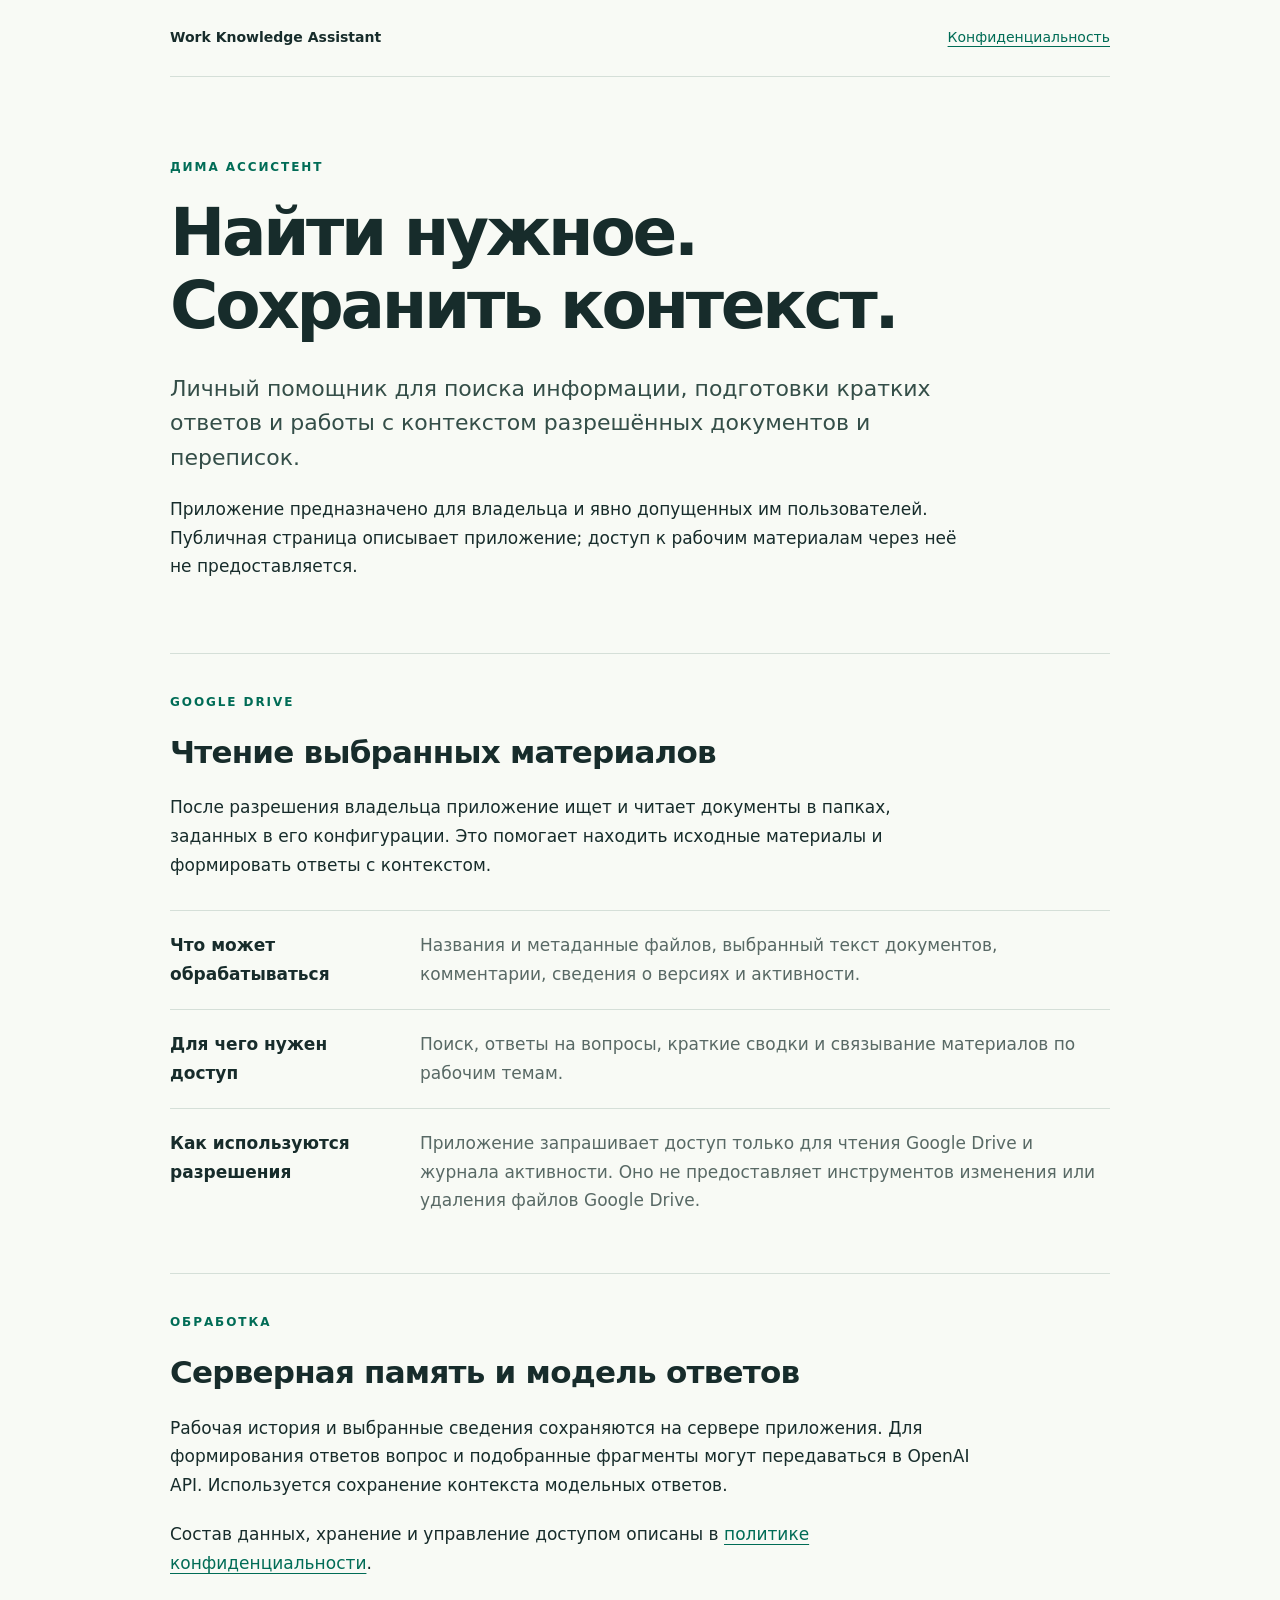
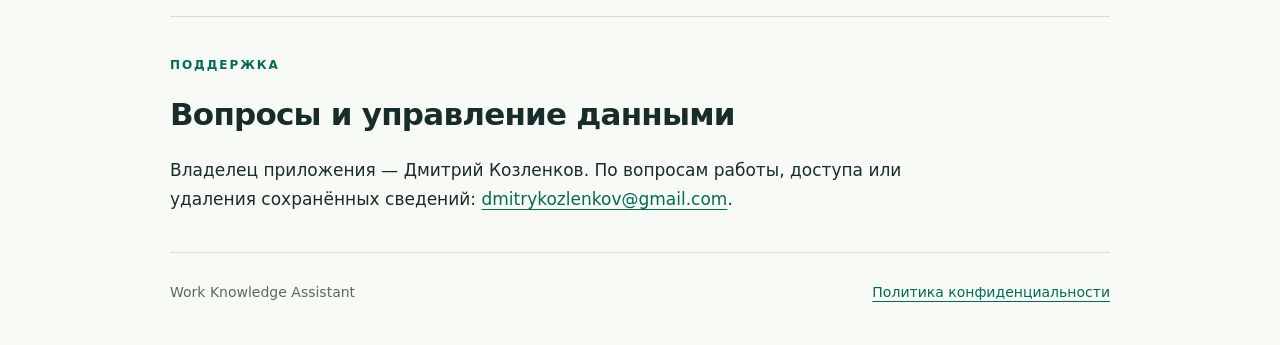
<file: index.html>
<!doctype html>
<html lang="ru">
<head>
  <meta charset="utf-8">
  <meta name="viewport" content="width=device-width, initial-scale=1">
  <meta name="description" content="Work Knowledge Assistant — личный помощник для поиска и ответов по разрешённым рабочим материалам.">
  <title>Work Knowledge Assistant · Дима Ассистент</title>
  <link rel="stylesheet" href="style.css">
</head>
<body>
  <header class="wrap top"><a class="brand" href="./">Work Knowledge Assistant</a><a href="privacy.html">Конфиденциальность</a></header>
  <main class="wrap">
    <section class="intro">
      <p class="eyebrow">Дима Ассистент</p>
      <h1>Найти нужное.<br>Сохранить контекст.</h1>
      <p class="lead">Личный помощник для поиска информации, подготовки кратких ответов и работы с контекстом разрешённых документов и переписок.</p>
      <p>Приложение предназначено для владельца и явно допущенных им пользователей. Публичная страница описывает приложение; доступ к рабочим материалам через неё не предоставляется.</p>
    </section>
    <section class="section" aria-labelledby="drive-title">
      <p class="eyebrow">Google Drive</p>
      <h2 id="drive-title">Чтение выбранных материалов</h2>
      <p>После разрешения владельца приложение ищет и читает документы в папках, заданных в его конфигурации. Это помогает находить исходные материалы и формировать ответы с контекстом.</p>
      <dl>
        <div><dt>Что может обрабатываться</dt><dd>Названия и метаданные файлов, выбранный текст документов, комментарии, сведения о версиях и активности.</dd></div>
        <div><dt>Для чего нужен доступ</dt><dd>Поиск, ответы на вопросы, краткие сводки и связывание материалов по рабочим темам.</dd></div>
        <div><dt>Как используются разрешения</dt><dd>Приложение запрашивает доступ только для чтения Google Drive и журнала активности. Оно не предоставляет инструментов изменения или удаления файлов Google Drive.</dd></div>
      </dl>
    </section>
    <section class="section" aria-labelledby="processing-title">
      <p class="eyebrow">Обработка</p>
      <h2 id="processing-title">Серверная память и модель ответов</h2>
      <p>Рабочая история и выбранные сведения сохраняются на сервере приложения. Для формирования ответов вопрос и подобранные фрагменты могут передаваться в OpenAI API. Используется сохранение контекста модельных ответов.</p>
      <p>Состав данных, хранение и управление доступом описаны в <a href="privacy.html">политике конфиденциальности</a>.</p>
    </section>
    <section class="section" aria-labelledby="contact-title">
      <p class="eyebrow">Поддержка</p>
      <h2 id="contact-title">Вопросы и управление данными</h2>
      <p>Владелец приложения — Дмитрий Козленков. По вопросам работы, доступа или удаления сохранённых сведений: <a href="mailto:dmitrykozlenkov@gmail.com">dmitrykozlenkov@gmail.com</a>.</p>
    </section>
  </main>
  <footer class="wrap footer"><span>Work Knowledge Assistant</span><a href="privacy.html">Политика конфиденциальности</a></footer>
</body>
</html>
</file>
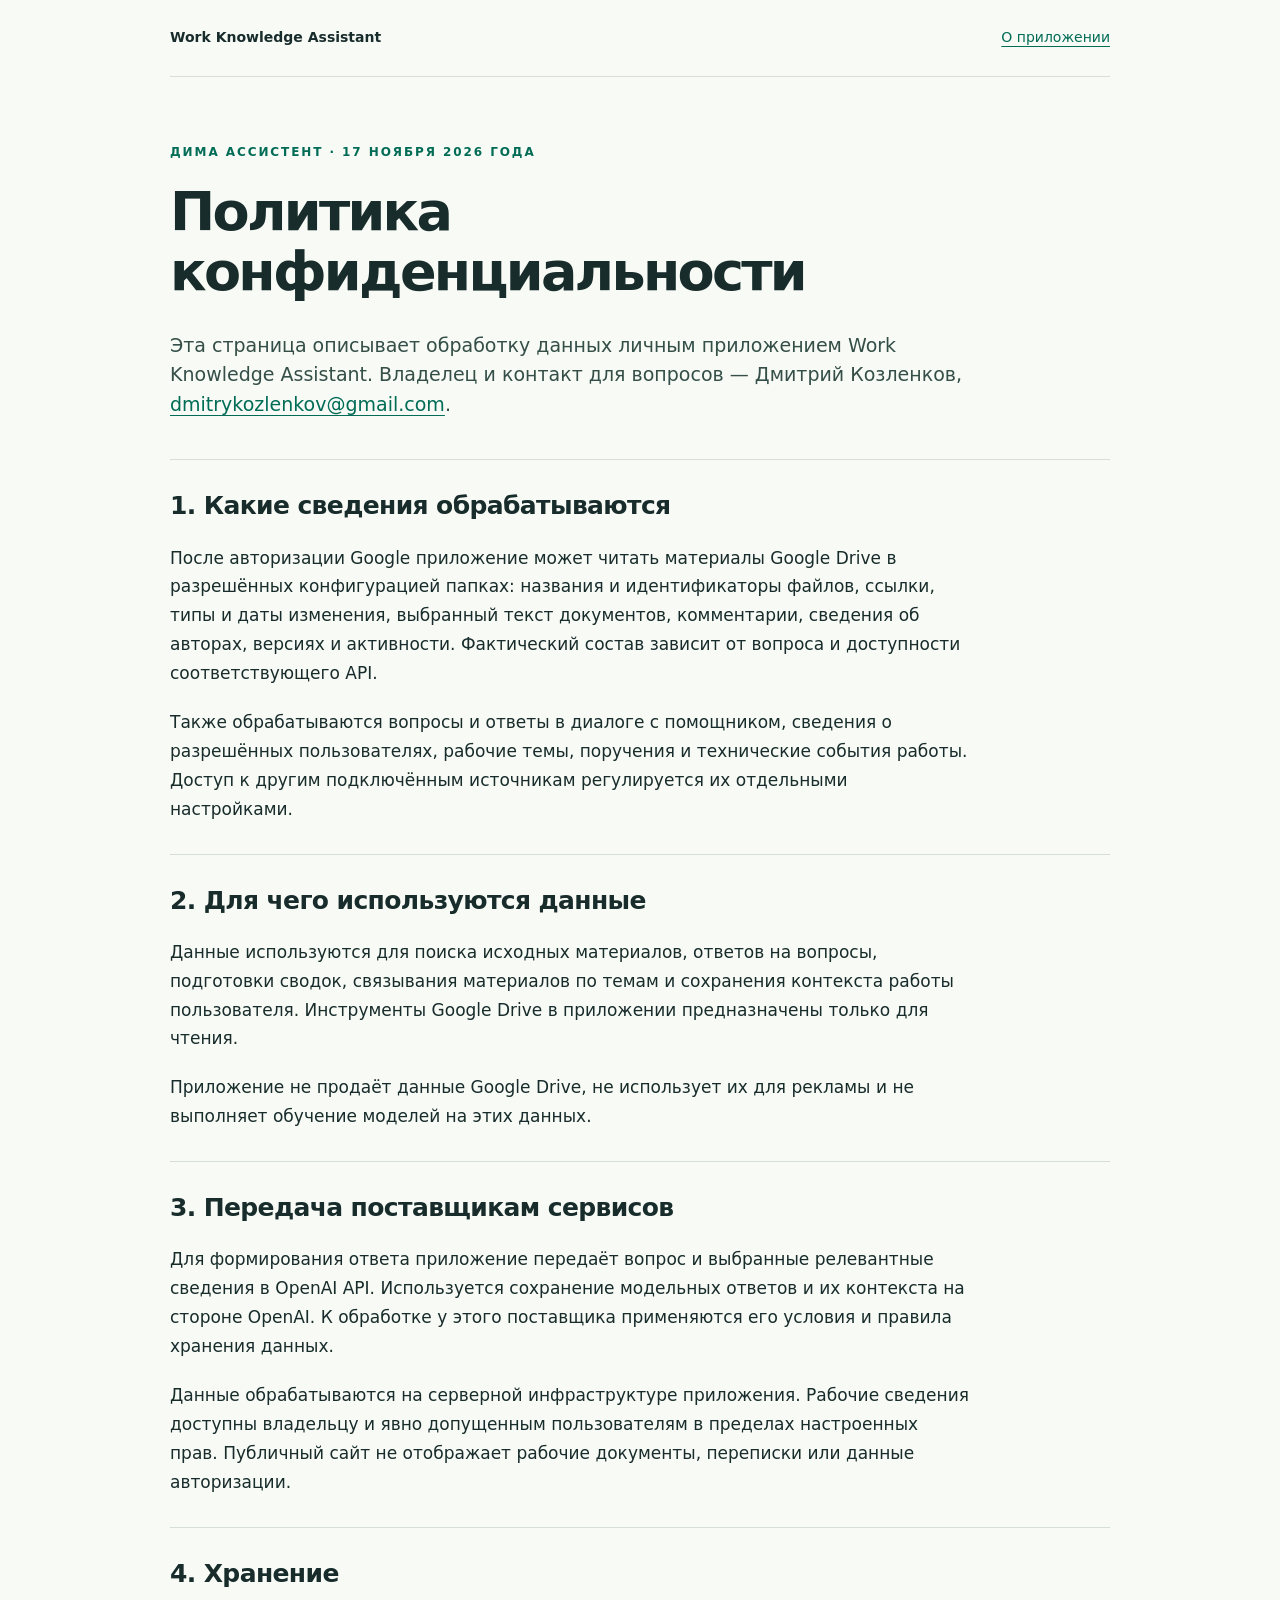
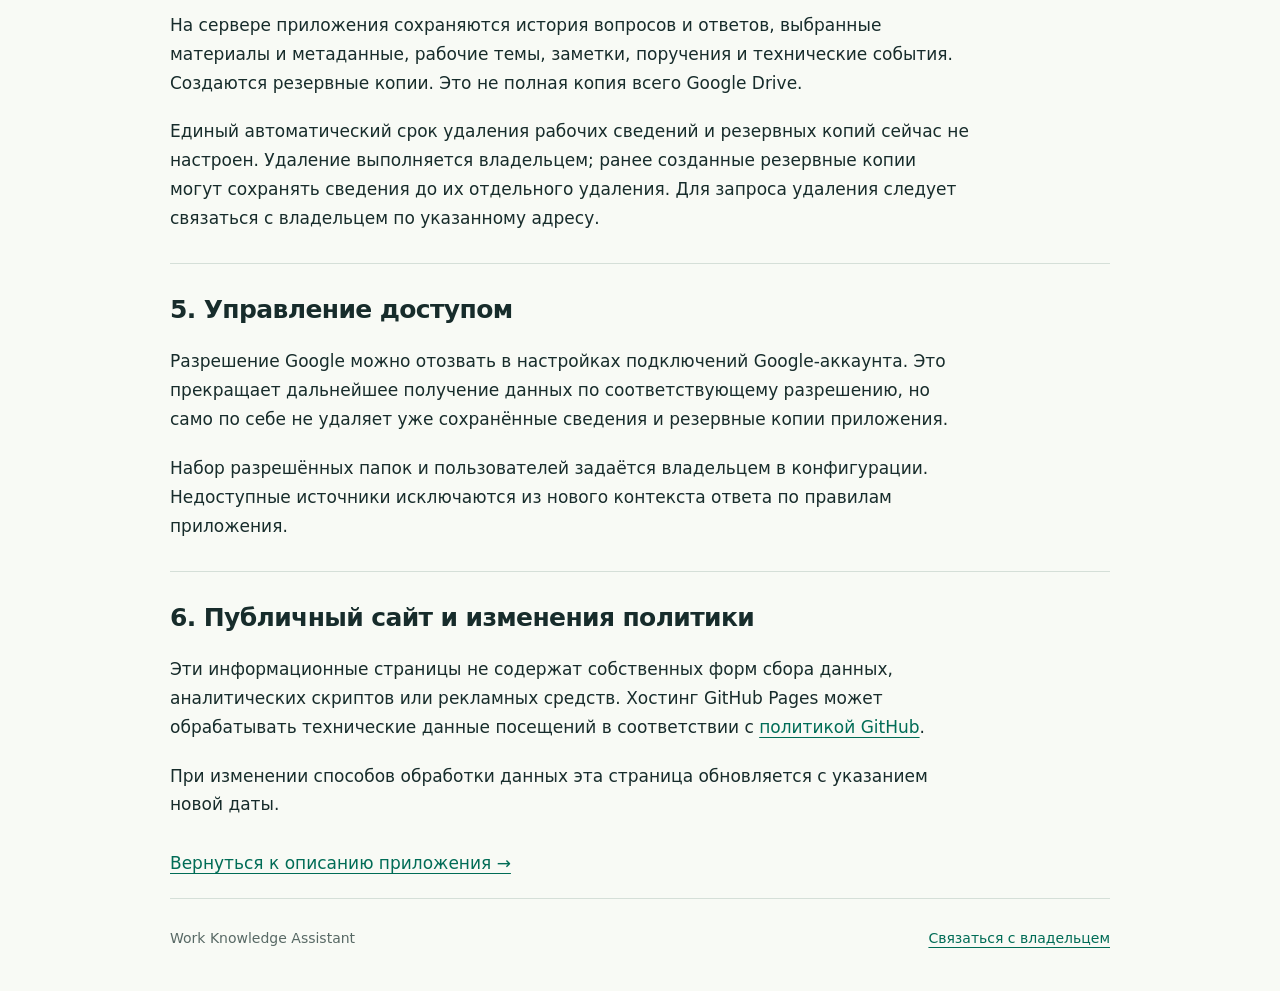
<file: privacy.html>
<!doctype html>
<html lang="ru">
<head>
  <meta charset="utf-8">
  <meta name="viewport" content="width=device-width, initial-scale=1">
  <meta name="description" content="Как Work Knowledge Assistant получает, использует и хранит данные Google Drive.">
  <title>Конфиденциальность · Work Knowledge Assistant</title>
  <link rel="stylesheet" href="style.css">
</head>
<body>
  <header class="wrap top"><a class="brand" href="./">Work Knowledge Assistant</a><a href="./">О приложении</a></header>
  <main class="wrap policy">
    <p class="eyebrow">Дима Ассистент · 17 ноября 2026 года</p>
    <h1>Политика<br>конфиденциальности</h1>
    <p class="lead">Эта страница описывает обработку данных личным приложением Work Knowledge Assistant. Владелец и контакт для вопросов — Дмитрий Козленков, <a href="mailto:dmitrykozlenkov@gmail.com">dmitrykozlenkov@gmail.com</a>.</p>
    <section class="section">
      <h2>1. Какие сведения обрабатываются</h2>
      <p>После авторизации Google приложение может читать материалы Google Drive в разрешённых конфигурацией папках: названия и идентификаторы файлов, ссылки, типы и даты изменения, выбранный текст документов, комментарии, сведения об авторах, версиях и активности. Фактический состав зависит от вопроса и доступности соответствующего API.</p>
      <p>Также обрабатываются вопросы и ответы в диалоге с помощником, сведения о разрешённых пользователях, рабочие темы, поручения и технические события работы. Доступ к другим подключённым источникам регулируется их отдельными настройками.</p>
    </section>
    <section class="section">
      <h2>2. Для чего используются данные</h2>
      <p>Данные используются для поиска исходных материалов, ответов на вопросы, подготовки сводок, связывания материалов по темам и сохранения контекста работы пользователя. Инструменты Google Drive в приложении предназначены только для чтения.</p>
      <p>Приложение не продаёт данные Google Drive, не использует их для рекламы и не выполняет обучение моделей на этих данных.</p>
    </section>
    <section class="section">
      <h2>3. Передача поставщикам сервисов</h2>
      <p>Для формирования ответа приложение передаёт вопрос и выбранные релевантные сведения в OpenAI API. Используется сохранение модельных ответов и их контекста на стороне OpenAI. К обработке у этого поставщика применяются его условия и правила хранения данных.</p>
      <p>Данные обрабатываются на серверной инфраструктуре приложения. Рабочие сведения доступны владельцу и явно допущенным пользователям в пределах настроенных прав. Публичный сайт не отображает рабочие документы, переписки или данные авторизации.</p>
    </section>
    <section class="section">
      <h2>4. Хранение</h2>
      <p>На сервере приложения сохраняются история вопросов и ответов, выбранные материалы и метаданные, рабочие темы, заметки, поручения и технические события. Создаются резервные копии. Это не полная копия всего Google Drive.</p>
      <p>Единый автоматический срок удаления рабочих сведений и резервных копий сейчас не настроен. Удаление выполняется владельцем; ранее созданные резервные копии могут сохранять сведения до их отдельного удаления. Для запроса удаления следует связаться с владельцем по указанному адресу.</p>
    </section>
    <section class="section">
      <h2>5. Управление доступом</h2>
      <p>Разрешение Google можно отозвать в настройках подключений Google-аккаунта. Это прекращает дальнейшее получение данных по соответствующему разрешению, но само по себе не удаляет уже сохранённые сведения и резервные копии приложения.</p>
      <p>Набор разрешённых папок и пользователей задаётся владельцем в конфигурации. Недоступные источники исключаются из нового контекста ответа по правилам приложения.</p>
    </section>
    <section class="section">
      <h2>6. Публичный сайт и изменения политики</h2>
      <p>Эти информационные страницы не содержат собственных форм сбора данных, аналитических скриптов или рекламных средств. Хостинг GitHub Pages может обрабатывать технические данные посещений в соответствии с <a href="https://docs.github.com/en/site-policy/privacy-policies/github-general-privacy-statement">политикой GitHub</a>.</p>
      <p>При изменении способов обработки данных эта страница обновляется с указанием новой даты.</p>
    </section>
    <p><a href="./">Вернуться к описанию приложения →</a></p>
  </main>
  <footer class="wrap footer"><span>Work Knowledge Assistant</span><a href="mailto:dmitrykozlenkov@gmail.com">Связаться с владельцем</a></footer>
</body>
</html>
</file>
<file: style.css>
:root{color-scheme:light;--ink:#172c2b;--muted:#586965;--line:#d5dfd8;--accent:#006c56;--paper:#f8faf5}
*{box-sizing:border-box}body{margin:0;background:var(--paper);color:var(--ink);font-family:system-ui,-apple-system,"Segoe UI",sans-serif;font-size:17px;line-height:1.7}a{color:var(--accent);text-underline-offset:4px}a:focus-visible{outline:3px solid #de7b24;outline-offset:5px}.wrap{width:min(100% - 48px,940px);margin:auto}.top{display:flex;justify-content:space-between;align-items:center;gap:20px;padding:26px 0;border-bottom:1px solid var(--line);font-size:14px}.brand{font-weight:750;text-decoration:none;color:var(--ink)}.intro{padding:80px 0 52px;max-width:800px}.eyebrow{text-transform:uppercase;letter-spacing:.16em;font-size:12px;font-weight:750;color:var(--accent);margin:0 0 20px}h1{font-size:clamp(38px,6vw,66px);letter-spacing:-.05em;line-height:1.1;margin:0 0 30px;font-weight:650}h2{font-size:clamp(24px,4vw,31px);line-height:1.25;letter-spacing:-.025em;margin:0 0 22px}.lead{font-size:22px;line-height:1.55;color:#344e48}p{max-width:800px;margin:0 0 20px}.section{border-top:1px solid var(--line);padding:38px 0}.section p:last-child{margin-bottom:0}dl{margin:30px 0 0}dl>div{display:grid;grid-template-columns:220px 1fr;gap:30px;padding:20px 0;border-top:1px solid var(--line)}dt{font-weight:650}dd{margin:0;color:var(--muted)}.footer{display:flex;justify-content:space-between;gap:20px;flex-wrap:wrap;padding:28px 0 40px;border-top:1px solid var(--line);font-size:14px;color:var(--muted)}.policy{padding-top:65px}.policy h1{font-size:clamp(36px,5vw,54px)}.policy .lead{font-size:19px;margin-bottom:40px}.policy .section{padding:30px 0}.policy h2{font-size:25px}@media(max-width:620px){body{font-size:16px}.wrap{width:calc(100% - 36px)}.top{align-items:flex-start;flex-direction:column;gap:8px}.intro{padding-top:48px}.lead{font-size:20px}dl>div{grid-template-columns:1fr;gap:7px}.policy{padding-top:42px}.footer{flex-direction:column;gap:8px}}
</file>
